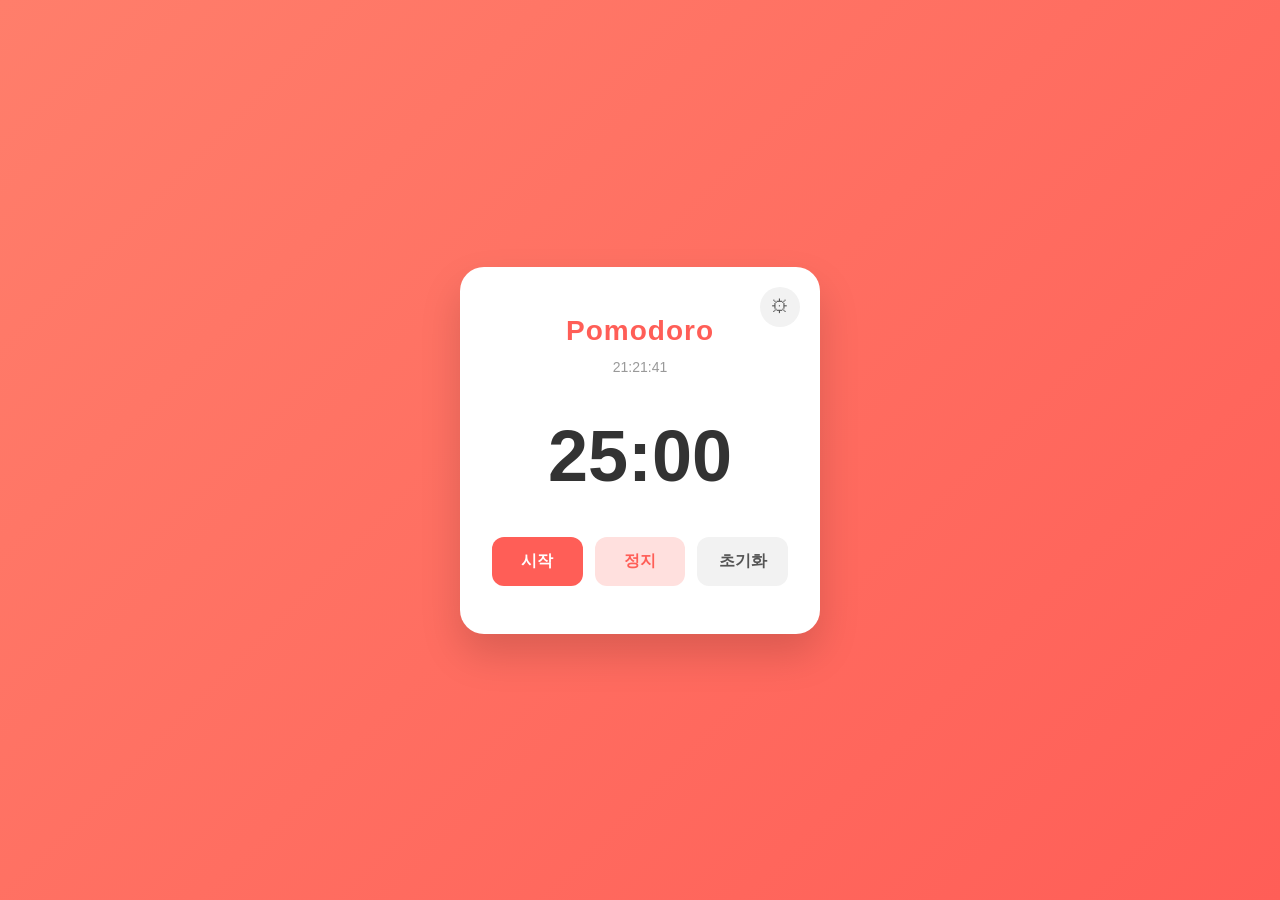
<file: index.html>
<!DOCTYPE html>
<html lang="ko">
<head>
  <meta charset="UTF-8" />
  <meta name="viewport" content="width=device-width, initial-scale=1.0" />
  <title>Pomodoro</title>
  <link rel="stylesheet" href="index.css" />
</head>
<body>
  <main class="timer-card">
    <a class="settings-btn" href="settings.html" aria-label="설정">⚙</a>

    <h1>Pomodoro</h1>

    <div class="current-time" id="current-time"></div>

    <div class="time-display" id="time-display">25:00</div>

    <div class="controls">
      <button class="btn btn-start" id="start-btn" type="button">시작</button>
      <button class="btn btn-stop" id="stop-btn" type="button">정지</button>
      <button class="btn btn-reset" id="reset-btn" type="button">초기화</button>
    </div>
  </main>

  <script src="script.js"></script>
</body>
</html>
</file>
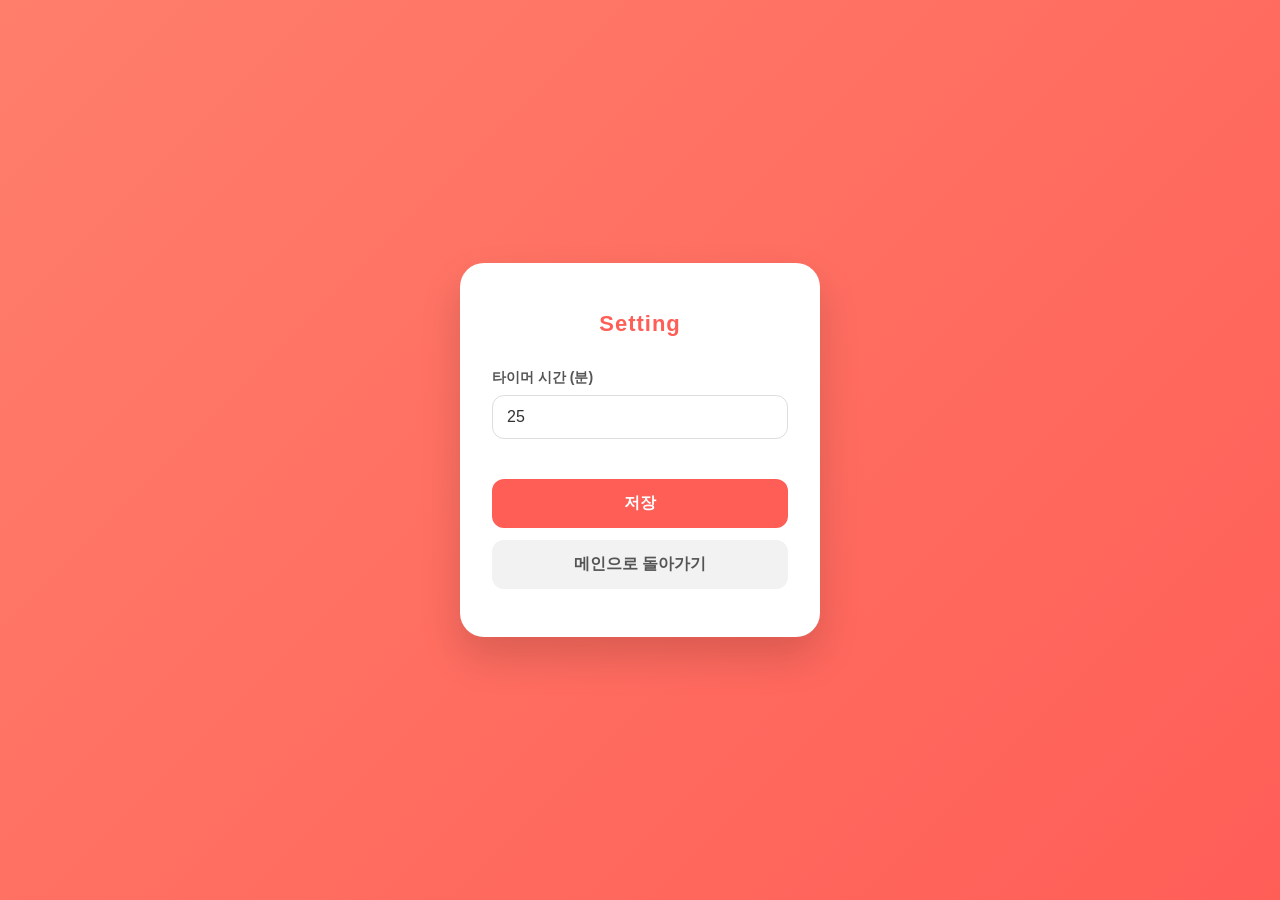
<file: settings.html>
<!DOCTYPE html>
<html lang="ko">
<head>
  <meta charset="UTF-8" />
  <meta name="viewport" content="width=device-width, initial-scale=1.0" />
  <title>Settings - Pomodoro</title>
  <link rel="stylesheet" href="settings.css" />
</head>
<body>
  <main class="settings-card">
    <h3>Setting</h3>

    <div class="field">
      <label for="timer-minutes">타이머 시간 (분)</label>
      <input type="number" id="timer-minutes" name="timer-minutes" min="1" max="60" value="25" />
    </div>

    <div class="actions">
      <button class="btn btn-save" id="save-btn" type="button">저장</button>
      <a class="btn btn-back" href="index.html">메인으로 돌아가기</a>
    </div>
  </main>

  <script src="settings.js"></script>
</body>
</html>
</file>
<file: index.css>
* {
  box-sizing: border-box;
  margin: 0;
  padding: 0;
}

body {
  min-height: 100vh;
  display: flex;
  align-items: center;
  justify-content: center;
  background: linear-gradient(135deg, #ff7e6b, #ff5e57);
  font-family: "Segoe UI", "Pretendard", -apple-system, sans-serif;
}

.timer-card {
  position: relative;
  width: 360px;
  max-width: 90vw;
  padding: 48px 32px;
  background: #ffffff;
  border-radius: 24px;
  box-shadow: 0 20px 40px rgba(0, 0, 0, 0.15);
  text-align: center;
}

.timer-card.timer-complete {
  animation: shake 0.5s ease-in-out infinite;
}

.timer-card.timer-complete:hover,
.timer-card.timer-complete.shake-paused {
  animation-play-state: paused;
}

@keyframes shake {
  0%,
  100% {
    transform: translateX(0);
  }
  20% {
    transform: translateX(-8px);
  }
  40% {
    transform: translateX(8px);
  }
  60% {
    transform: translateX(-8px);
  }
  80% {
    transform: translateX(8px);
  }
}

.settings-btn {
  position: absolute;
  top: 20px;
  right: 20px;
  width: 40px;
  height: 40px;
  display: flex;
  align-items: center;
  justify-content: center;
  border: none;
  border-radius: 50%;
  background: #f2f2f2;
  color: #555;
  font-size: 18px;
  text-decoration: none;
  cursor: pointer;
  transition: background 0.2s ease, transform 0.2s ease;
}

.settings-btn:hover {
  background: #e6e6e6;
  transform: rotate(30deg);
}

h1 {
  font-size: 28px;
  font-weight: 700;
  color: #ff5e57;
  letter-spacing: 1px;
}

.current-time {
  margin-top: 12px;
  font-size: 14px;
  font-variant-numeric: tabular-nums;
  color: #999;
}

.time-display {
  margin: 40px 0;
  font-size: 72px;
  font-weight: 700;
  font-variant-numeric: tabular-nums;
  color: #333;
}

.controls {
  display: flex;
  gap: 12px;
  justify-content: center;
}

.btn {
  flex: 1;
  padding: 14px 0;
  border: none;
  border-radius: 12px;
  font-size: 16px;
  font-weight: 600;
  cursor: pointer;
  transition: transform 0.15s ease, opacity 0.15s ease;
}

.btn:hover {
  transform: translateY(-2px);
  opacity: 0.9;
}

.btn:active {
  transform: translateY(0);
}

.btn-start {
  background: #ff5e57;
  color: #fff;
}

.btn-stop {
  background: #ffe0de;
  color: #ff5e57;
}

.btn-reset {
  background: #f2f2f2;
  color: #555;
}
</file>
<file: settings.css>
* {
  box-sizing: border-box;
  margin: 0;
  padding: 0;
}

body {
  min-height: 100vh;
  display: flex;
  align-items: center;
  justify-content: center;
  background: linear-gradient(135deg, #ff7e6b, #ff5e57);
  font-family: "Segoe UI", "Pretendard", -apple-system, sans-serif;
}

.settings-card {
  width: 360px;
  max-width: 90vw;
  padding: 48px 32px;
  background: #ffffff;
  border-radius: 24px;
  box-shadow: 0 20px 40px rgba(0, 0, 0, 0.15);
  text-align: center;
}

h3 {
  font-size: 22px;
  font-weight: 700;
  color: #ff5e57;
  letter-spacing: 1px;
  margin-bottom: 32px;
}

.field {
  display: flex;
  flex-direction: column;
  align-items: flex-start;
  gap: 8px;
  margin-bottom: 40px;
  text-align: left;
}

.field label {
  font-size: 14px;
  font-weight: 600;
  color: #555;
}

.field input {
  width: 100%;
  padding: 12px 14px;
  border: 1px solid #ddd;
  border-radius: 12px;
  font-size: 16px;
  color: #333;
}

.field input:focus {
  outline: none;
  border-color: #ff5e57;
}

.actions {
  display: flex;
  flex-direction: column;
  gap: 12px;
}

.btn {
  display: inline-block;
  width: 100%;
  padding: 14px 0;
  border: none;
  border-radius: 12px;
  font-size: 16px;
  font-weight: 600;
  cursor: pointer;
  text-decoration: none;
  transition: transform 0.15s ease, opacity 0.15s ease;
}

.btn:hover {
  transform: translateY(-2px);
  opacity: 0.9;
}

.btn:active {
  transform: translateY(0);
}

.btn:disabled {
  opacity: 0.5;
  cursor: not-allowed;
  transform: none;
}

.btn-save {
  background: #ff5e57;
  color: #fff;
}

.btn-back {
  background: #f2f2f2;
  color: #555;
}
</file>
